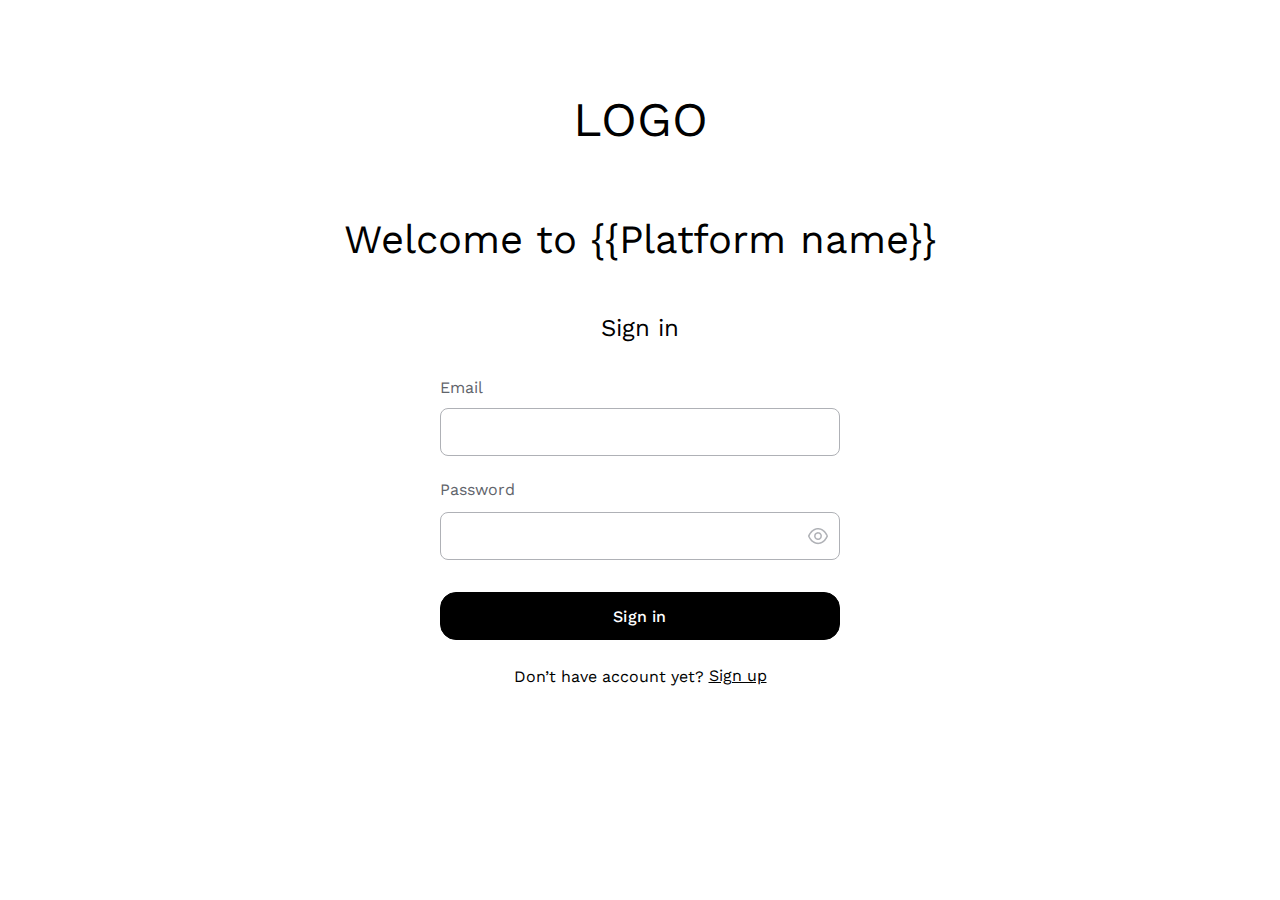
<file: Sign-in.html>
<!DOCTYPE html>
<html lang="en">
<head>
    <meta charset="UTF-8">
    <meta name="viewport" content="width=device-width, initial-scale=1.0">
    <meta http-equiv="X-UA-Compatible" content="ie=edge">
    <title>Document</title>
    <link rel="stylesheet" href="style.css">
    <link href="https://fonts.googleapis.com/css2?family=Work+Sans:ital,wght@0,100..900;1,100..900&display=swap" rel="stylesheet">
</head>
<body>
    <div class="conteiner">
    <h1 class="logo">LOGO</h1>
    <h2 class="Platform">Welcome to {{Platform name}}</h2>
    <div class="content">
    <h3 class="login"> Sign in</h3>
    <form class="signup">
        <label for="email" class="emailPass">Email</label>
        <input type="email" id="email" name="email"  required placeholder=" ">
        <label for="pass">Password</label>
        <div class="password-container">
            <input type="password" id="pass" name="password" required>
            <img src="Show.png" id="togglePassword" class="eye-icon" alt="Show Password">
        </div>
  </form>
<button class="button" onclick="submit()">Sign in</button>
<p class="parahraf">Don’t have account yet? <a href="Sign-up.html">Sign up</a></p>
</div>
</div>
    <script src="eye.js"></script>
    <script src="INPUT.js"></script>
</body>
</html>
</file>
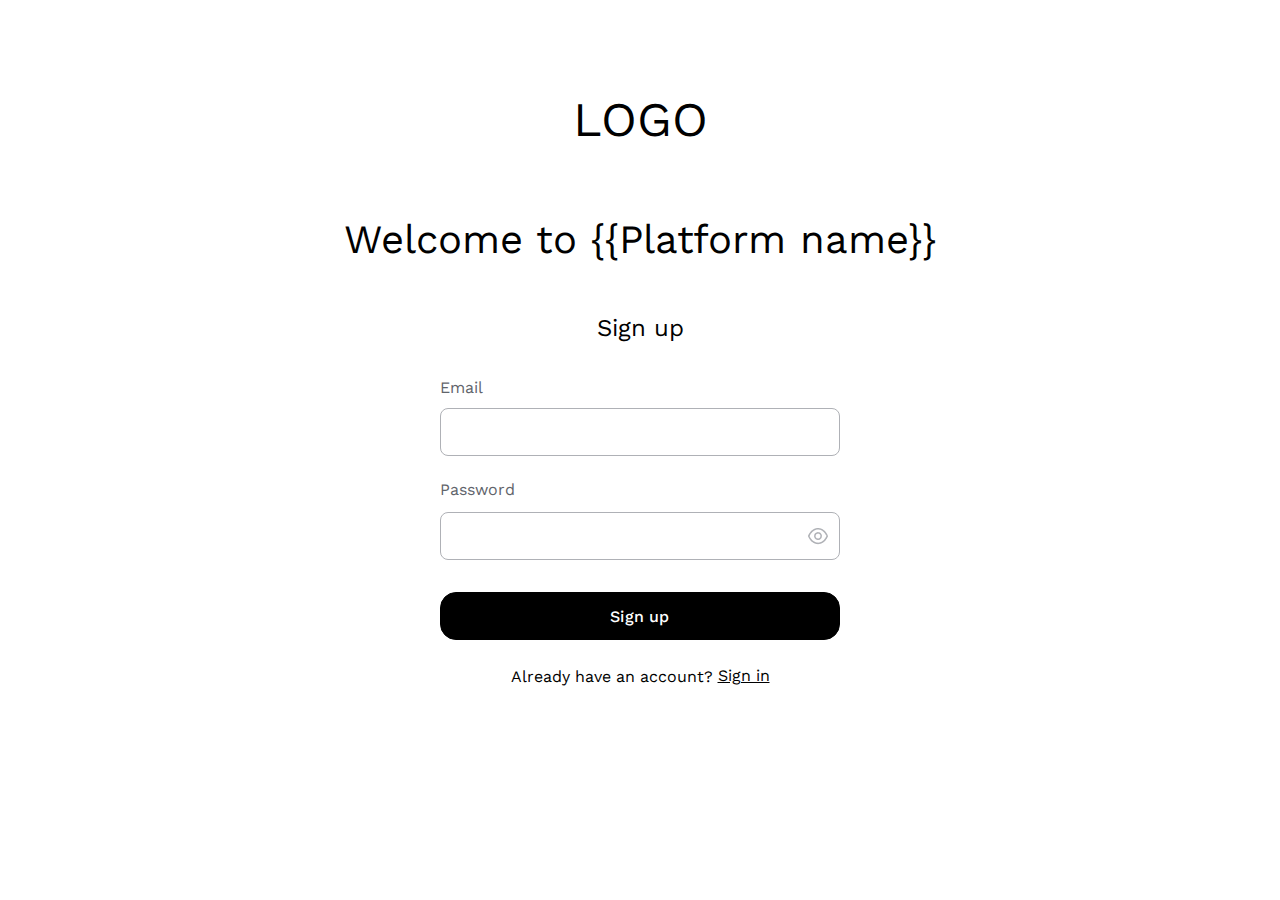
<file: Sign-up.html>
<!DOCTYPE html>
<html lang="en">
<head>
    <meta charset="UTF-8">
    <meta name="viewport" content="width=device-width, initial-scale=1.0">
    <meta http-equiv="X-UA-Compatible" content="ie=edge">
    <title>Document</title>
    <link rel="stylesheet" href="style.css">
    <link href="https://fonts.googleapis.com/css2?family=Work+Sans:ital,wght@0,100..900;1,100..900&display=swap" rel="stylesheet">
</head>
<body>
    <div class="conteiner">
    <h1 class="logo">LOGO</h1>
    <h2 class="Platform">Welcome to {{Platform name}}</h2>
    <div class="content">
    <h3 class="login"> Sign up</h3>
    <form class="signup">
        <label for="email" class="emailPass">Email</label>
        <input type="email" id="email" name="email"  required placeholder=" ">
        <label for="pass">Password</label>
        <div class="password-container">
            <input type="password" id="pass" name="password" required>
            <img src="Show.png" id="togglePassword" class="eye-icon" alt="Show Password">
        </div>
  </form>
<button class="button" onclick="submit()">Sign up</button>
<p class="parahraf">Already have an account? <a href="Sign-in.html">Sign in</a></p>
</div>
</div>
    <script src="eye.js"></script>
    <script src="INPUT.js"></script>
</body>
</html>
</file>
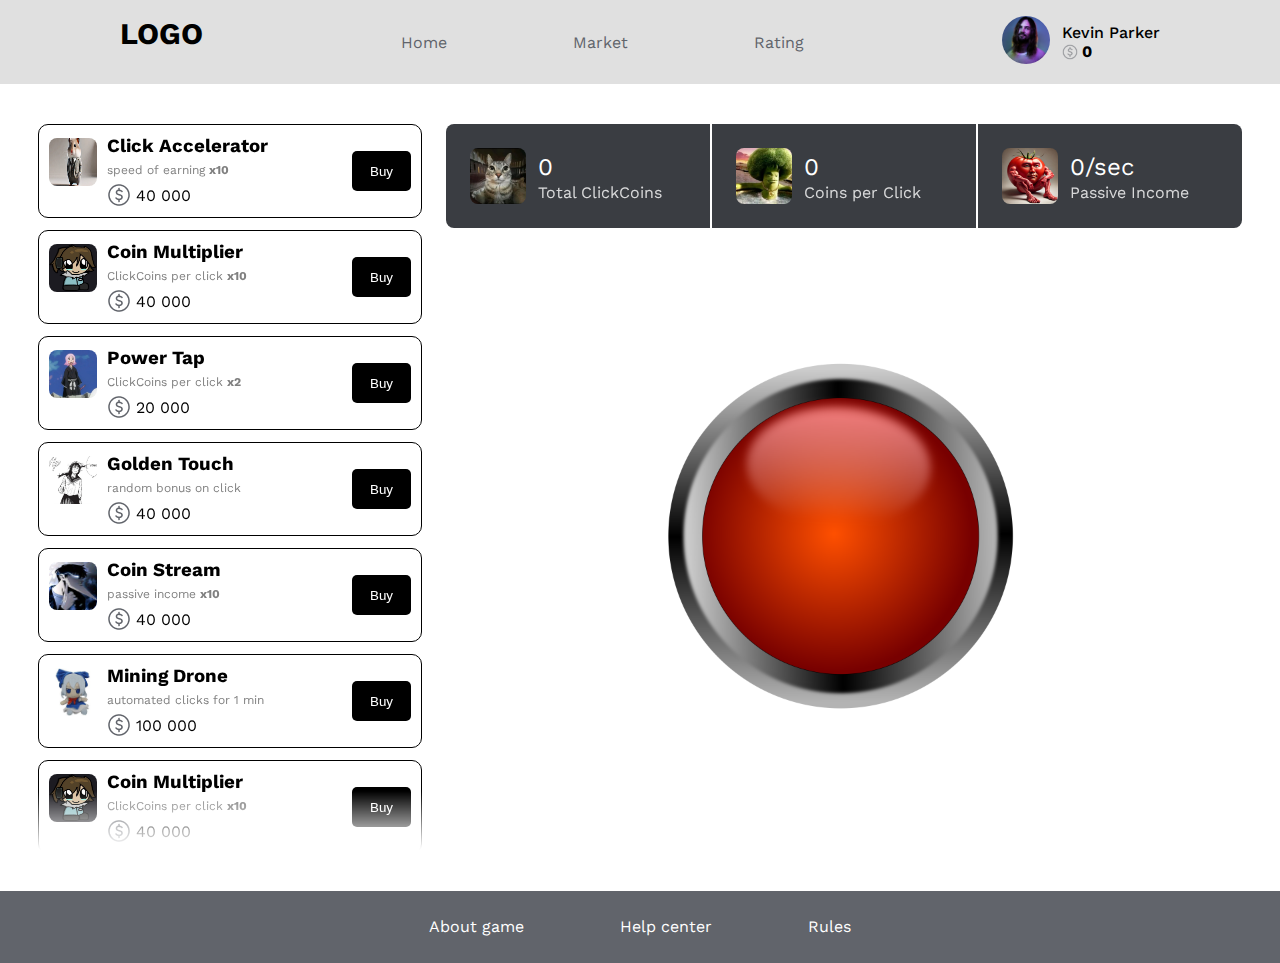
<file: TAPALKA/tapalka.html>
<!DOCTYPE html>
<html lang="en">
<head>
    <meta charset="UTF-8">
    <meta name="viewport" content="width=device-width, initial-scale=1.0">
    <title>Document</title>
    <link rel="stylesheet" href="style.css">
    <link href="https://fonts.googleapis.com/css2?family=Work+Sans:ital,wght@0,100..900;1,100..900&display=swap" rel="stylesheet">
</head>
<body>
    <header class="header">
        <h1 class="logo">LOGO</h1>
        <div class="navigation">
            <a href="#" class="headerA">Home</a>
            <a href="#" class="headerA">Market</a>
            <a href="#" class="headerA">Rating</a>
        </div>
        <div class="user">
        <div class="impalaAvatar">
            <img src="impalaAvatar.png" alt="User Avatar" class="avatar">
        </div>
            <div class="userInfo">
            <h3 class="name">Kevin Parker</h3>
            <div class="balance">
                <img src="dollar.png" alt="$" class="dollar">
                <span class="amount">0</span>
            </div>
        </div>
        </div>
    </header>
    <main class="main">
        <aside>
        <div class="cards">
        <div class="upgrades">
            <div class="card">
                <div class="icon">
                    <img src="hamster.jpg" alt="hamster">
                </div>
                <div class="info">
                    <h3 class="clickAccelerator">Click Accelerator</h3>
                    <span class="speedOfearning">speed of earning <b>x10</b></span>
                    <div class="price">
                        <img src="dollar.png" alt="dollar">
                        <span>40 000</span>
                    </div>
                </div>
                <button class="buyButton">Buy</button>
            </div>
                <div class="card">
                    <div class="icon">
                        <img src="iceRanger.jpg" alt="hamster">
                    </div>
                    <div class="info">
                        <h3 class="clickAccelerator">Coin Multiplier</h3>
                        <span class="speedOfearning">ClickCoins per click <b>x10</b></span>
                        <div class="price">
                            <img src="dollar.png" alt="dollar">
                            <span>40 000</span>
                        </div>
                    </div>
                    <button class="buyButton">Buy</button>
                </div>
                    <div class="card">
                        <div class="icon">
                            <img src="yachiru.jpg" alt="hamster">
                        </div>
                        <div class="info">
                            <h3 class="clickAccelerator">Power Tap</h3>
                            <span class="speedOfearning">ClickCoins per click <b>x2</b></span>
                            <div class="price">
                                <img src="dollar.png" alt="dollar">
                                <span>20 000</span>
                            </div>
                        </div>
                        <button class="buyButton">Buy</button>
                    </div>
                        <div class="card">
                            <div class="icon">
                                <img src="rikoAmanay.jpg" alt="hamster">
                            </div>
                            <div class="info">
                                <h3 class="clickAccelerator">Golden Touch</h3>
                                <span class="speedOfearning">random bonus on click</span>
                                <div class="price">
                                    <img src="dollar.png" alt="dollar">
                                    <span>40 000</span>
                                </div>
                            </div>
                            <button class="buyButton">Buy</button>
                        </div>
                            <div class="card">
                                <div class="icon">
                                    <img src="subarashi.jfif" alt="hamster">
                                </div>
                                <div class="info">
                                    <h3 class="clickAccelerator">Coin Stream</h3>
                                    <span class="speedOfearning">passive income <b>x10</b></span>
                                    <div class="price">
                                        <img src="dollar.png" alt="dollar">
                                        <span>40 000</span>
                                    </div>
                                </div>
                                <button class="buyButton">Buy</button>
                            </div>
                                <div class="card">
                                    <div class="icon">
                                        <img src="fumoCirno.png" alt="hamster">
                                    </div>
                                    <div class="info">
                                        <h3 class="clickAccelerator">Mining Drone</h3>
                                        <span class="speedOfearning">automated clicks for 1 min</span>
                                        <div class="price">
                                            <img src="dollar.png" alt="dollar">
                                            <span>100 000</span>
                                        </div>
                                    </div>
                                    <button class="buyButton">Buy</button>
                                </div>
                                <div class="card">
                                    <div class="icon">
                                        <img src="iceRanger.jpg" alt="hamster">
                                    </div>
                                    <div class="info">
                                        <h3 class="clickAccelerator">Coin Multiplier</h3>
                                        <span class="speedOfearning">ClickCoins per click <b>x10</b></span>
                                        <div class="price">
                                            <img src="dollar.png" alt="dollar">
                                            <span>40 000</span>
                                        </div>
                                    </div>
                                    <button class="buyButton">Buy</button>
                                </div>
                                <div class="card">
                                    <div class="icon">
                                        <img src="iceRanger.jpg" alt="hamster">
                                    </div>
                                    <div class="info">
                                        <h3 class="clickAccelerator">Coin Multiplier</h3>
                                        <span class="speedOfearning">ClickCoins per click <b>x10</b></span>
                                        <div class="price">
                                            <img src="dollar.png" alt="dollar">
                                            <span>40 000</span>
                                        </div>
                                    </div>
                                    <button class="buyButton">Buy</button>
                                </div>
                                <div class="card">
                                    <div class="icon">
                                        <img src="iceRanger.jpg" alt="hamster">
                                    </div>
                                    <div class="info">
                                        <h3 class="clickAccelerator">Coin Multiplier</h3>
                                        <span class="speedOfearning">ClickCoins per click <b>x10</b></span>
                                        <div class="price">
                                            <img src="dollar.png" alt="dollar">
                                            <span>40 000</span>
                                        </div>
                                    </div>
                                    <button class="buyButton">Buy</button>
                                </div>
                                <div class="card">
                                    <div class="icon">
                                        <img src="iceRanger.jpg" alt="hamster">
                                    </div>
                                    <div class="info">
                                        <h3 class="clickAccelerator">Coin Multiplier</h3>
                                        <span class="speedOfearning">ClickCoins per click <b>x10</b></span>
                                        <div class="price">
                                            <img src="dollar.png" alt="dollar">
                                            <span>40 000</span>
                                        </div>
                                    </div>
                                    <button class="buyButton">Buy</button>
                                </div>
                            </aside>
        </div>
        <div class="leftSide">
            <div class="stats">
                <div class="statBlock statBlockLeft">
                    <img src="total.png" alt="Icon" class="statsIcon">
                    <div>
                        <h3 class="statValue">0</h3>
                        <span class="statLabel">Total ClickCoins</span>
                    </div>
                </div>
                <div class="statBlock statBlockCenter">
                    <img src="brokoli.jpg" alt="Icon" class="statsIcon">
                    <div>
                        <h3 class="statValue">0</h3>
                        <span class="statLabel">Coins per Click</span>
                    </div>
                </div>
                <div class="statBlock statBlockRight">
                    <img src="nice.jpg" alt="Icon" class="statsIcon">
                    <div>
                        <h3 class="statValue">0/sec</h3>
                        <span class="statLabel">Passive Income</span>
                    </div>
                </div>
            </div>
            <img src="knopka.png" alt="buton" class="knopka">
        </div>        
        </div>
    </div>
    </main>
    <footer class="footer">
        <div class="addInfo">
        <a href="#" class="footerA">About game</a>
        <a href="#" class="footerA">Help center</a>
        <a href="#" class="footerA">Rules</a>
    </div>
    </footer>
</body>
</html>
</file>
<file: style.css>
body {
    font-family: "Work Sans", serif;
  display: flex;
  justify-content: center;

}

.logo {
    width: 135px;
    height: 56px;
    border-radius: 8px;
    border-width: 1px;  
    display: flex;
    justify-content: center;
    align-items: center;
    font-weight: 400;
    font-size: 48px;
    line-height: 56px;
    margin: 84px 229px 68px 229px;
}
.Platform {
    width: 593px;
    height: 48px;
    margin: 0px;
    size: 40px;
font-weight: 400;
font-size: 40px;
}
.login {
    width: 400px;
    height: 32px;
    margin: 48px 0 32px 0;
    font-weight: 400;
    font-size: 24px;
    line-height: 32px;
    text-align: center;

}
input {
    margin-bottom: 32px;
    width: 400px;
    height: 48px;
    border-radius: 8px;
    border-width: 1px;
    padding: 12px;
    box-sizing: border-box;
    border: 1px solid #AFB1B6;
}
.button {
    font-family: "Work Sans", serif;
    width: 400px;
    height: 48px;
    border-radius: 16px;
    padding-top: 12px;
    padding-right: 20px;
    padding-bottom: 12px;
    padding-left: 20px;
    cursor: pointer;
    background-color: #000000;
    color: #fff;
    font-weight: 500;
    font-size: 16px;
    letter-spacing: 0.2px;
    border: 1px solid #000000;

}
.button:hover {
    background-color: rgb(22, 22, 22);
}
.parahraf {
    display: flex;
    justify-content: center;
    align-items: center;
    width: 400px;
    height: 24px;
    margin-top: 24px;
}
.parahraf a {
    color: black;
    line-height: 24px;
}
.parahraf a:hover {
text-decoration: none;
}
label {
    color: #61646B;
    margin: 0 0 8px 0;
    width: 400px;
    height: 24px;
    display: block;
}
.content {
    width: 400;
height: 505;
top: 208px;
left: 520px;
display: flex;
align-items: center;
flex-direction: column;
}
.conteiner {
top: 80px;
left: 80px;

}
.emailPass {
    font-weight: 400;
    font-size: 16px;
    line-height: 24px;
    letter-spacing: 0px;

}
input#email {
margin-bottom: 24px;

}
.password-container {
    position: relative;
    width: 400px;
}

.password-container input {
    width: 100%;
    padding-right: 45px;
    height: 48px;
    border-radius: 8px;
    border: 1px solid #AFB1B6;
    padding: 12px;
    box-sizing: border-box;
}

.password-container img {
    position: absolute;
    right: 10px;
    top: 30%;
    transform: translateY(-50%);
    width: 24px;
    height: 24px;
    cursor: pointer;
}
</file>
<file: TAPALKA/style.css>
* {
    margin: 0;
    padding: 0;
    box-sizing: border-box;
}
body {
    font-family: "Work Sans", serif;
    margin: 0px;
}
.header {
    background-color: #E0E0E0;
    display: flex;
    justify-content: space-between;
    padding: 16px 120px;

}
.logo {
    font-size: 30px;
}
.navigation {
    display: flex;
    justify-content: space-between;
    align-items: center;
    font-size: 16px;
    gap: 126px;
}
.navigation h3 {
    font-size: 16px;
    font-weight: normal;
}
.user {
    display: flex;
    align-items: center;
    gap: 12px;
}
.avatar {
    flex-direction: row;
    width: 48px;
    height: 48px;
    border-radius: 50%;
}

.user-info {
    display: flex;
    flex-direction: column;
    align-items: start;
}

.name {
    font-size: 16px;
    font-weight: 500;
    color: black;
    margin: 0;
}

.balance {
    display: flex;
    align-items: center;
    gap: 4px;
}

.dollar {
    width: 16px;
    height: 16px;
    opacity: 0.6;
}

.amount {
    font-size: 16px;
    font-weight: bold;
}
.card {
    height: 726px;
    display: flex;
    align-items: center;
    padding: 10px;
    border: 1px solid #000000;
    border-radius: 10px;

}

.icon img {
    margin-bottom: 15px;
    width: 48px;
    height: 48px;
    border-radius: 8px;
}

.info {
    flex: 1;
    margin-left: 10px;
}

.speedOfearning {
    color: gray;
    font-size: 12px;
}

.price {
    display: flex;
    align-items: center;
    margin-top: 5px;
}
.clickAccelerator {
    margin-bottom: 2px;
}

.price img {
    width: 24px;
    height: 24px;
    margin-right: 5px;
}

.buyButton {
    width: 59px;
    height: 40px;
    background: black;
    color: white;
    border: none;
    padding: 5px 10px;
    border-radius: 5px;
    cursor: pointer;
}

.buyButton:hover {
    background: #333;
}
.upgrades {
    display: flex;
    gap: 12px;
    flex-direction: column;
    mask-image: linear-gradient(to bottom, #FAFAFA calc(100% - 59px), rgba(250, 250, 250, 0) 100%);
    -webkit-mask-image: linear-gradient(to bottom, #FAFAFA calc(100% - 59px), rgba(250, 250, 250, 0) 100%);
    height: 726px;
    overflow:auto;
}
.upgrades::-webkit-scrollbar {
    visibility: hidden;
}
.cards {
    width: 384px;
    height: 726px;
}
.stats {
    display: flex;
    gap: 2px;
}

.statBlock {
    background-color: #3a3d42;
    padding: 24px;
    text-align: left;
    color: white;
    width: 264px;  
    display: flex;
    align-items: center;
    gap: 12px;
}

.statBlockLeft {
    border-top-left-radius: 8px;
    border-bottom-left-radius: 8px;
}

.statBlockCenter {
    border-radius: 0;
}

.statBlockRight {
    border-top-right-radius: 8px;
    border-bottom-right-radius: 8px;
}

.statBlock img {
    width: 56px;
    height: 56px;
    border-radius: 8px;
}

.statValue {
    font-weight: 400;
    font-size: 24px;
    line-height: 32px;
    letter-spacing: 0%;
    vertical-align: middle;
}

.statLabel {
    font-size: 16px;
    opacity: 0.8;
}
.main {
    padding-top: 40px;
    padding-bottom: 41px;
    display: flex;
    gap: 24px;
    justify-content: center;
}
.knopka:active {
    transform: scale(0.95);
}
.knopka {
    cursor: pointer;
    width: 400px;
    height: 400px;
    margin: 110px auto 0;
    display: block;
}

.footer {
    background-color: #61646B;
    display: flex;
    flex-direction: row;
    justify-content: center;
    padding: 24px 120px 24px 120px;
}
.addInfo {
    display: flex;
    flex-direction: row;
    justify-content: space-between;
    gap: 96px;
    font-weight: 400;
    color: #FFFFFF;
}
.footerA {
color: #FFFFFF;
font-weight: 400;
font-size: 16px;
line-height: 24px;
letter-spacing: 0px;

}
a {
    text-decoration: none;
}
.headerA {
    color: #61646B;
}
.headerA:hover {
    color: #121212;
}
</file>
